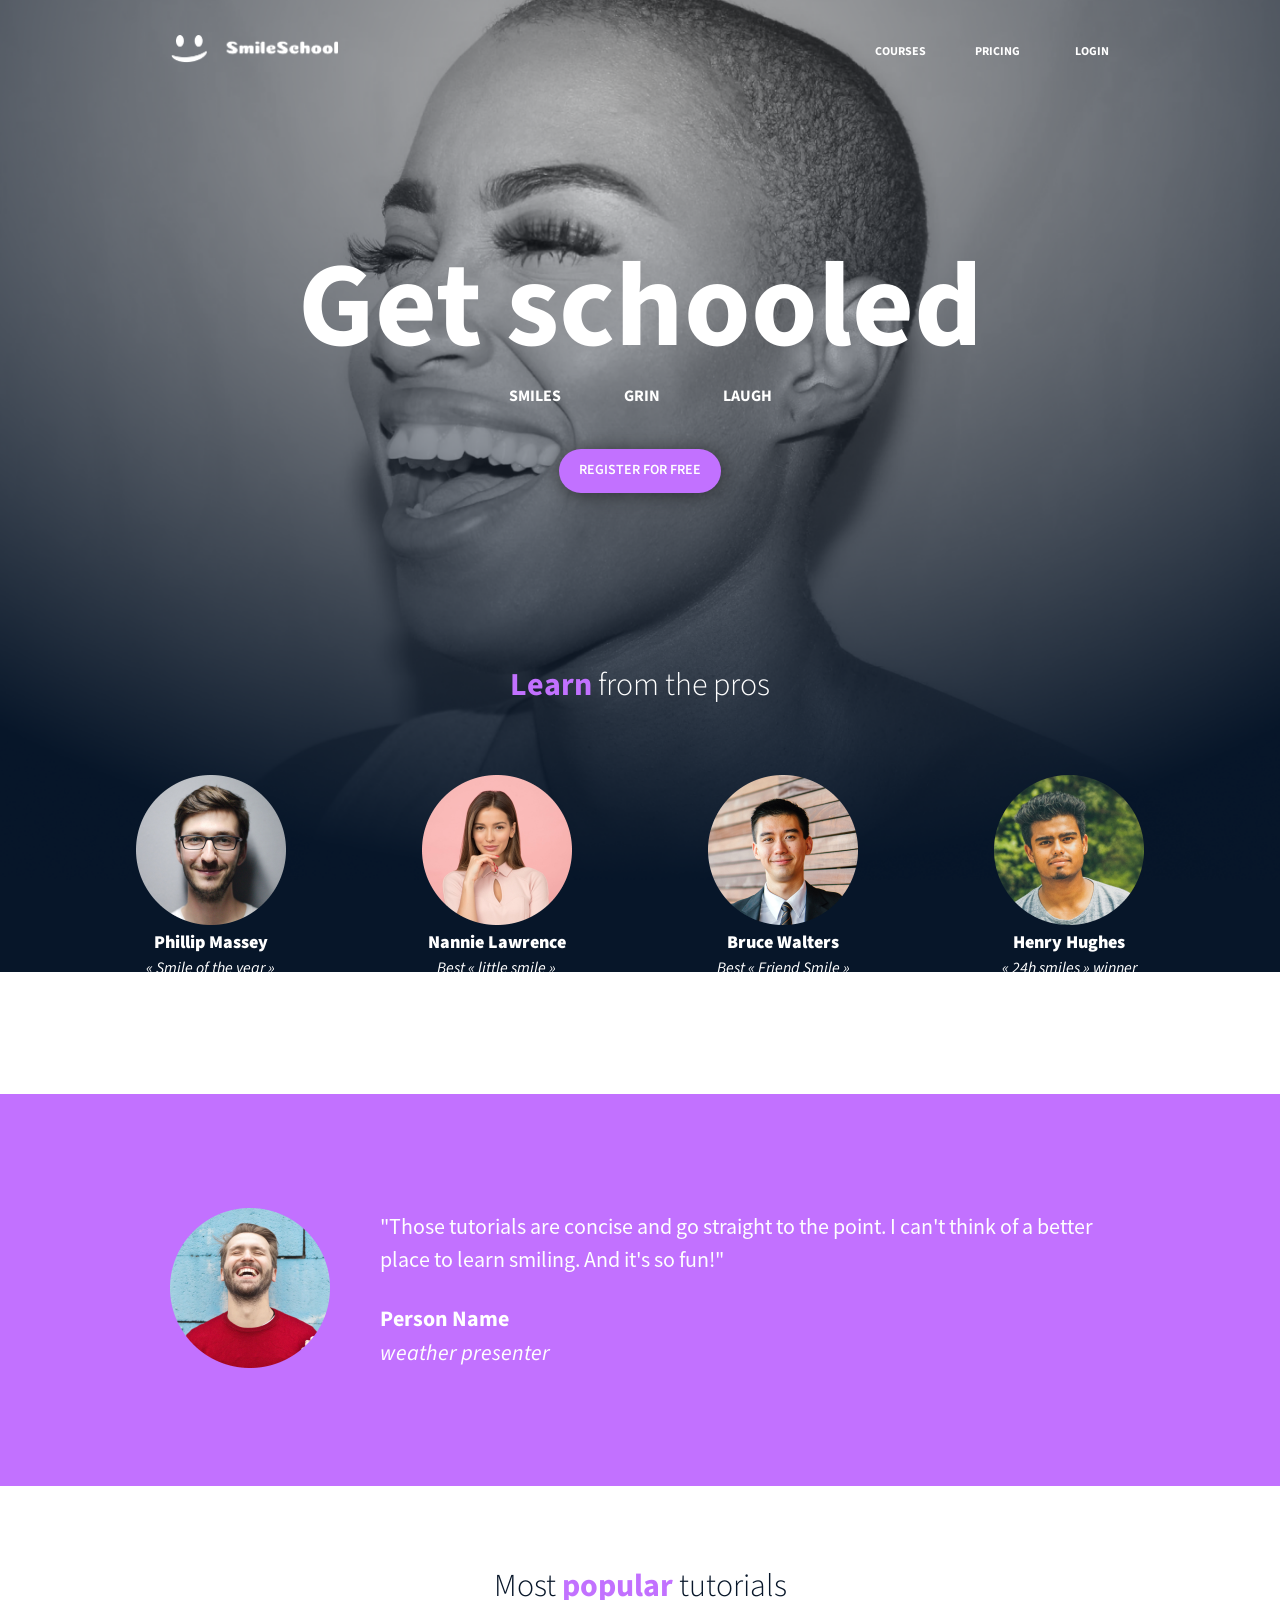
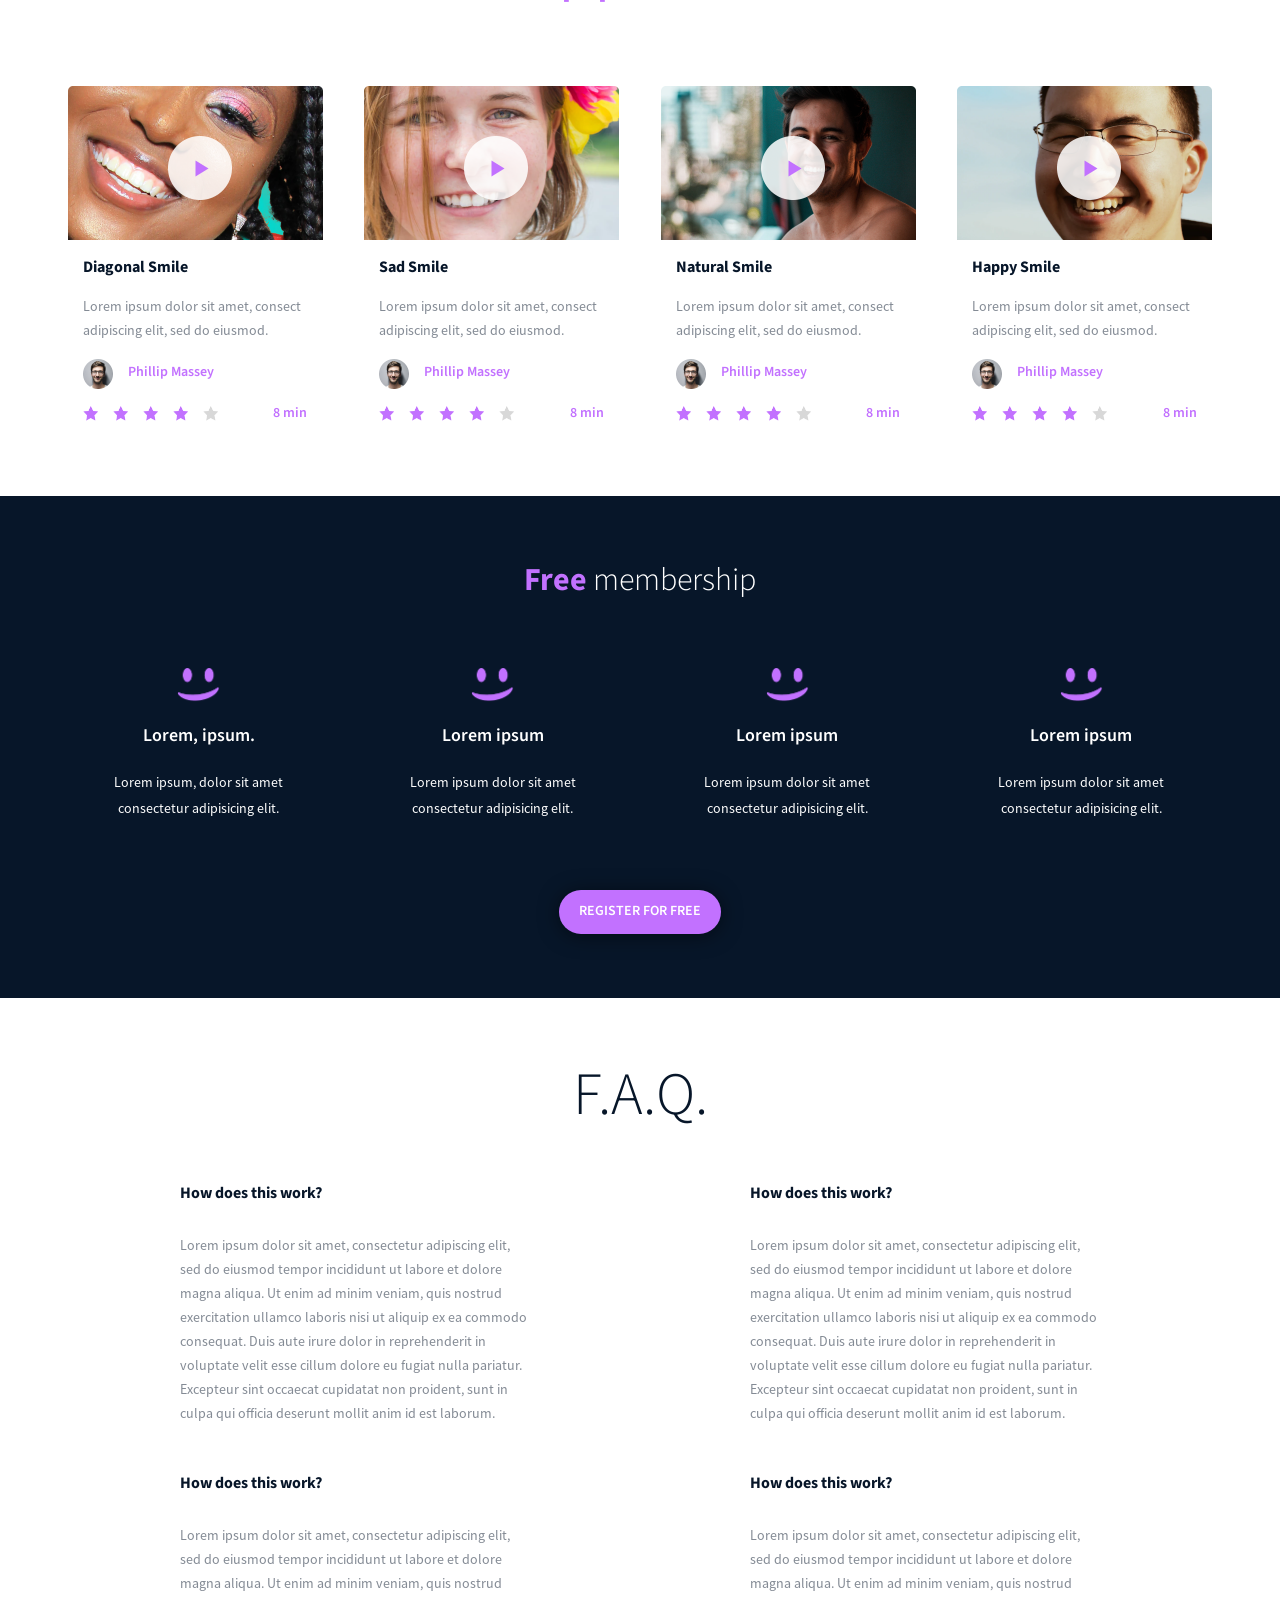
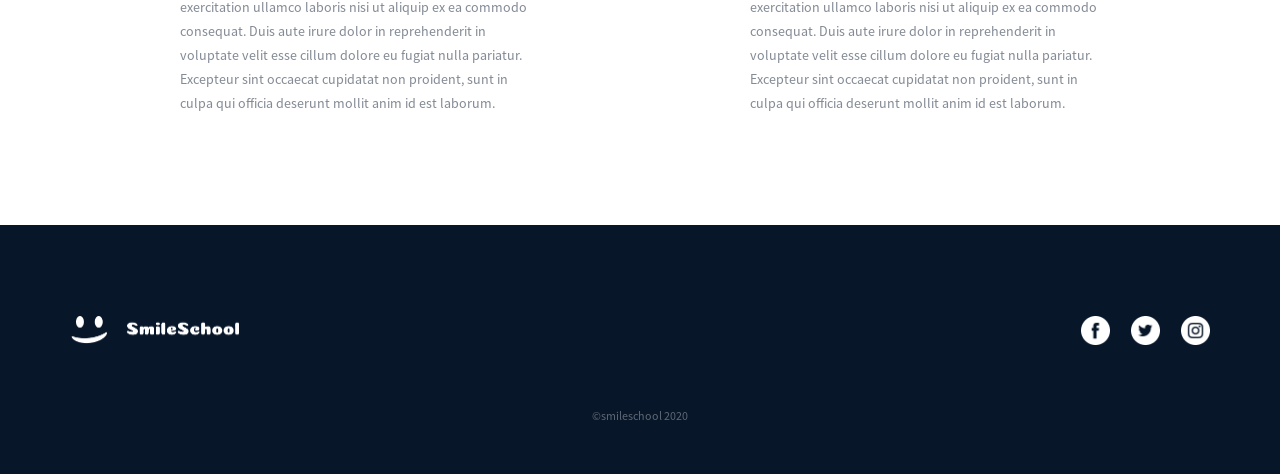
<file: css_advanced/index.html>
<!DOCTYPE html>
<html lang="en">
<head>
	<meta charset="UTF-8">
	<meta name="viewport" content="width=device-width, initial-scale=1.0">
	<title>Document</title>
	<link rel="stylesheet" type="text/css" href="./styles.css">
	<link href="https://fonts.googleapis.com/css2?family=Source+Sans+Pro:wght@400;700&display=swap" rel="stylesheet"></head>
<body>
	<header>
		<div class="smile">
		<a href="./images/assets/logo.png" alt="Site logo">
			<img src="./images/assets/logo.png">
		</a>
		</div>
		<div class="menu">
			<p>COURSES</p>
			<p>PRICING</p>
			<p>LOGIN</p>
		</div>
	</header>
	<main>
		<section class="register">
			<div class="schooled">
				<h1>Get schooled</h1>
				<p>SMILES GRIN LAUGH</p>
				<button>REGISTER FOR FREE</button>
			</div>
			<div class="pros">
				<h2><span>Learn </span>from the pros</h2>
				<div class="avatars">
					<div>
						<img src="./images/assets/avatars/avatar1.png">
						<h3>Phillip Massey</h3>
						<p>« Smile of the year » 2018 - 2019</p>
					</div>
					<div>
						<img src="./images/assets/avatars/avatar2.png">
						<h3>Nannie Lawrence</h3>
						<p>Best « little smile » 2017</p>
					</div>
					<div>
						<img src="./images/assets/avatars/avatar3.png">
						<h3>Bruce Walters</h3>
						<p>Best « Friend Smile » live performance 2019</p>
					</div>
					<div>
						<img src="./images/assets/avatars/avatar4.png">
						<h3>Henry Hughes</h3>
						<p>« 24h smiles » winner 2016 - 2019</p>
					</div>
				</div>
			</div>
		</section>
		<section class="testimonial">
			<div>
			<img src="./images/assets/avatars/avatar5.png">
			</div>
			<div>
			<blockquote>
				"Those tutorials are concise and go straight to the point. I can't think of a better place to learn smiling. And it's so fun!"
			</blockquote>
			<p>Person Name</p>
			<em>weather presenter</em>
		</div>
		</section>
		<section class="tutorials">
			<h1>Most <span>popular</span> tutorials</h1>
			<div class="videos">
				<div class="tutorial">
					<img class="preview" src="./images/assets/videos/preview1.png" alt="video preview">
					<img class="play" src="./images/assets/videos/play.png" alt="play button">
					<h2>Diagonal Smile</h2>
					<p>Lorem ipsum dolor sit amet, consect adipiscing elit, sed do eiusmod.</p>
					<div class="author">
						<img src="./images/assets/videos/author.png">
						<h3>Phillip Massey</h3>
					</div>
					<div class="rating">
						<img src="./images/assets/videos/star1-4.png">
						<img src="./images/assets/videos/star1-4.png">
						<img src="./images/assets/videos/star1-4.png">
						<img src="./images/assets/videos/star1-4.png">
						<img src="./images/assets/videos/star5.png">
						<p>8 min</p>
					</div>
				</div>
				<div class="tutorial">
					<img class="preview" src="./images/assets/videos/preview2.png" alt="video preview">
					<img class="play" src="./images/assets/videos/play.png" alt="play button">
					<h2>Sad Smile</h2>
					<p>Lorem ipsum dolor sit amet, consect adipiscing elit, sed do eiusmod.</p>
					<div class="author">
						<img src="./images/assets/videos/author.png">
						<h3>Phillip Massey</h3>
					</div>
					<div class="rating">
						<img src="./images/assets/videos/star1-4.png">
						<img src="./images/assets/videos/star1-4.png">
						<img src="./images/assets/videos/star1-4.png">
						<img src="./images/assets/videos/star1-4.png">
						<img src="./images/assets/videos/star5.png">
						<p>8 min</p>
					</div>
				</div>
				<div class="tutorial">
					<img class="preview" src="./images/assets/videos/preview3.png" alt="video preview">
					<img class="play" src="./images/assets/videos/play.png" alt="play button">
					<h2>Natural Smile</h2>
					<p>Lorem ipsum dolor sit amet, consect adipiscing elit, sed do eiusmod.</p>
					<div class="author">
						<img src="./images/assets/videos/author.png">
						<h3>Phillip Massey</h3>
					</div>
					<div class="rating">
						<img src="./images/assets/videos/star1-4.png">
						<img src="./images/assets/videos/star1-4.png">
						<img src="./images/assets/videos/star1-4.png">
						<img src="./images/assets/videos/star1-4.png">
						<img src="./images/assets/videos/star5.png">
						<p>8 min</p>
					</div>
				</div>
				<div class="tutorial">
					<img class="preview" src="./images/assets/videos/preview4.png" alt="video preview">
					<img class="play" src="./images/assets/videos/play.png" alt="play button">
					<h2>Happy Smile</h2>
					<p>Lorem ipsum dolor sit amet, consect adipiscing elit, sed do eiusmod.</p>
					<div class="author">
						<img src="./images/assets/videos/author.png">
						<h3>Phillip Massey</h3>
					</div>
					<div class="rating">
						<img src="./images/assets/videos/star1-4.png">
						<img src="./images/assets/videos/star1-4.png">
						<img src="./images/assets/videos/star1-4.png">
						<img src="./images/assets/videos/star1-4.png">
						<img src="./images/assets/videos/star5.png">
						<p>8 min</p>
					</div>
				</div>
			</div>	
		</section>
		<section class="membership">
			<h1><span>Free</span> membership</h1>
			<div class="smiles">
				<div>
					<img src="./images/assets/membership/smile.png">
					<h2>Lorem, ipsum.</h2>
					<p>Lorem ipsum, dolor sit amet consectetur adipisicing elit.</p>
				</div>
				<div>
					<img src="./images/assets/membership/smile.png">
					<h2>Lorem ipsum</h2>
					<p>Lorem ipsum dolor sit amet consectetur adipisicing elit.</p>
				</div>
				<div>
					<img src="./images/assets/membership/smile.png">
					<h2>Lorem ipsum</h2>
					<p>Lorem ipsum dolor sit amet consectetur adipisicing elit.</p>
				</div>
				<div>
					<img src="./images/assets/membership/smile.png">
					<h2>Lorem ipsum</h2>
					<p>Lorem ipsum dolor sit amet consectetur adipisicing elit.</p>
				</div>
			</div>
			<button>REGISTER FOR FREE</button>
		</section>
		<section class="faq">
			<h1>F.A.Q.</h1>
			<div class="questions">
				<div class="row">
					<div class="column">
						<h2>How does this work?</h2>
						<p>Lorem ipsum dolor sit amet, consectetur adipiscing elit, sed do eiusmod tempor incididunt ut labore et dolore magna aliqua. Ut enim ad minim veniam, quis nostrud exercitation ullamco laboris nisi ut aliquip ex ea commodo consequat. Duis aute irure dolor in reprehenderit in voluptate velit esse cillum dolore eu fugiat nulla pariatur. Excepteur sint occaecat cupidatat non proident, sunt in culpa qui officia deserunt mollit anim id est laborum.</p>
					</div>
					<div class="column">
						<h2>How does this work?</h2>
						<p>Lorem ipsum dolor sit amet, consectetur adipiscing elit, sed do eiusmod tempor incididunt ut labore et dolore magna aliqua. Ut enim ad minim veniam, quis nostrud exercitation ullamco laboris nisi ut aliquip ex ea commodo consequat. Duis aute irure dolor in reprehenderit in voluptate velit esse cillum dolore eu fugiat nulla pariatur. Excepteur sint occaecat cupidatat non proident, sunt in culpa qui officia deserunt mollit anim id est laborum.</p>
					</div>
				</div>
				<div class="row">
					<div class="column">
						<h2>How does this work?</h2>
						<p>Lorem ipsum dolor sit amet, consectetur adipiscing elit, sed do eiusmod tempor incididunt ut labore et dolore magna aliqua. Ut enim ad minim veniam, quis nostrud exercitation ullamco laboris nisi ut aliquip ex ea commodo consequat. Duis aute irure dolor in reprehenderit in voluptate velit esse cillum dolore eu fugiat nulla pariatur. Excepteur sint occaecat cupidatat non proident, sunt in culpa qui officia deserunt mollit anim id est laborum.</p>
					</div>
					<div class="column">
						<h2>How does this work?</h2>
						<p>Lorem ipsum dolor sit amet, consectetur adipiscing elit, sed do eiusmod tempor incididunt ut labore et dolore magna aliqua. Ut enim ad minim veniam, quis nostrud exercitation ullamco laboris nisi ut aliquip ex ea commodo consequat. Duis aute irure dolor in reprehenderit in voluptate velit esse cillum dolore eu fugiat nulla pariatur. Excepteur sint occaecat cupidatat non proident, sunt in culpa qui officia deserunt mollit anim id est laborum.</p>
					</div>
				</div>
			</div>
		</section>
		</main>
		<footer>
			<div class="footer">
				<div class="logos">
					<img src="./images/assets/logo.png">
					<div class="social">
						<a href="https://www.facebook.com/">
						<img src="./images/assets/footer/facebook.png">
						</a>
						<a href="https://x.com/">
						<img src="./images/assets/footer/twitter.png">
						</a>
						<a href="https://www.instagram.com/">
						<img src="./images/assets/footer/instagram.png">
						</a>
					</div>
				</div>
				<p>©smileschool 2020</p>
			</div>
		</footer>
	</body>
</html>
</file>
<file: css_advanced/styles.css>
/* CSS Reset */
* {
    margin: 0;
    padding: 0;
    box-sizing: border-box;
}

@font-face {
	font-family: 'Source Sans Pro';
	src: url(./fonts/source-sans-pro/SourceSansPro-Regular.otf);
}

html, body {
	margin: 0;
	padding: 0;
	width: 100%;
	height: 100%;
	box-sizing: border-box;
}

body {
	background-image: url("./images/assets/background.png");
	background-size: cover;
	background-repeat: no-repeat;
}

header {
	/* background-color: blueviolet; */
	display: flex;
	justify-content: space-between;
	align-items: center;
	margin: 35px 171px 0 171px;
	height: 32px;
	padding: 0px;

}

p, h1, h2, h3 {
	font-family: 'Source Sans Pro';
	color: #FFFFFF;
}

.menu {
	/* background-color: red; */
	display: flex;
	justify-content: space-between;
	align-items: center;
	width: 234px;
	height: 15px;
	top: 37px;
	left: 1041px;
}

.menu p {
	/* background-color: blue; */
	width: 34px;
	height: 15px;
	left: 200px;
	font-size: 12px;
	font-weight: 700;
	line-height: 15px;
	text-align: left;
}

.smile img {
	/* background-color: green; */
	width: 167px;
	height: 29px;
	top: 35px;
	left: 171px;
}

.register {
	height: 957px;
	/* outline: 2px solid lime; */
	/* background-color: aqua; */
	display: flex;
	flex-wrap: wrap;
	flex-direction: column;
	justify-content: space-around;
	align-items: center;
	margin-bottom: 70px;
}
.schooled {
	/* outline: 2px solid lime; */
	display: flex;
	justify-content: space-between;
	align-items: center;
	flex-wrap: wrap;
	flex-direction: column;
	box-sizing: border-box;
	height: 300px;
	margin: 115px 0 0 0;

}
.schooled h1 {
	/* outline: 2px solid lime; */
	/* background-color: green; */
	width: 700px;
	height: 151px;
	font-family: 'Source Sans Pro';
	font-size: 120px;
	font-weight: 700;
	line-height: 150px;
	text-align: center;
	color: #FFFFFF;
	margin: 40px 0 0 0;
}

.schooled p {
	/* outline: 2px solid blue; */
	/* background-color: chartreuse; */
	display: flex;
	flex-wrap: wrap;
	justify-content: space-around;
	word-spacing: 60px;
	width: 300px;
	margin: 0 0 40px 0;
	font-size: 16px;
	font-weight: 700;
	line-height: 20px;
	text-align: center;
}

button {
	display: flex;
	justify-content: center;
	align-items: center;
	background-color: #C271FF;
	width: 162px;
	height: 44px;
	border: none;
	box-shadow: 0px 2px 20px 0px #00000080;
	font-family: 'Source Sans Pro';
	font-size: 14px;
	font-weight: 600;
	line-height: 17.6px;
	text-align: center;
	color: #FFFFFF;
	border-radius: 50px;
}

.pros {
	/* outline: 2px solid rgb(255, 0, 0); */
	width: 1009px;
	height: 350px;
	/* background-color: crimson; */
	display: flex;
	justify-content: center;
	align-items: center;
	flex-direction: column;
	flex-wrap: wrap;
	margin-bottom: 0px;
	margin-top: 150px;
}
.pros h2 {
	/* background-color: aquamarine; */
	/* outline: 2px solid blue; */
	color: #FFFFFF;
	width: 300px;
	height: 40px;
	font-family: 'Source Sans Pro';
	font-size: 32px;
	font-weight: 300;
	line-height: 40px;
	text-align: center;
}

.pros span {
	color: #C271FF;
	font-weight: 700;
}

.avatars {
	margin-top: 70px;
	width: 1009px;
	height: 237px;
	/* outline: 2px solid greenyellow; */
	/* background-color: aqua; */
	display: flex;
	flex-wrap: wrap;
	flex-direction: row;
	justify-content: space-between;
}
.avatars img {
	width: 150px;
	height: 150px;
}

.avatars h3 {
	font-family: 'Source Sans Pro';
	font-size: 18px;
	font-weight: 900;
	line-height: 27px;
	text-align: center;
	width: 150px;
	height: 27px;
	display: flex;
	justify-content: center;
	color: #FFFFFF;
	/* outline: 2px solid blue; */
}

.avatars p {
	width: 150px;
	height: 48px;
	top: 189px;
	display: flex;
	flex-wrap: wrap;
	flex-direction: column;
	font-size: 16px;
	font-style: italic;
	font-weight: 400;
	line-height: 24px;
	text-align: center;
}


.testimonial {
	/* width: 1440px; */
	height: 392px;
	top: 1093px;
	gap: 50px;
	background-color: #C271FF;
	display: flex;
	flex-wrap: wrap;
	/* flex-direction: column; */
	justify-content: center;
	align-items: center;
	/* outline: 2px solid blue; */
}

.testimonial img {
	width: 160px;
	height: 160px;
}

.testimonial blockquote {
	/* outline: 2px solid blue; */
	width: 730px;
	height: 68px;
	font-family: 'Source Sans Pro';
	font-size: 22px;
	font-weight: 400;
	line-height: 33px;
	text-align: left;
	color: #FFFFFF;
}

.testimonial p {
	width: 129px;
	height: 34px;
	font-size: 22px;
	font-weight: 700;
	line-height: 33px;
	text-align: left;
	margin-top: 25px;
}

.testimonial em {
	width: 165px;
	height: 34px;
	top: 124px;
	font-family: 'Source Sans Pro';
	font-size: 22px;
	font-style: italic;
	font-weight: 400;
	line-height: 33px;
	text-align: left;
	color: #FFFFFF;
}

.tutorials {
	/* outline: 2px solid red; */
	height: 450px;
	display: flex;
	flex-direction: column;
	align-items: center;
	margin: 80px 0;
}

.videos {
	/* outline: 2px solid blue; */
	width: 1228px;
	height: 450px;
	display: flex;
	flex-direction: row;
	justify-content: space-evenly;
	align-items: center;
}

.tutorial {
	display: flex;
	flex-direction: column;
	justify-content: space-between;
	/* outline: 2px solid green; */
	width: 255px;
	height: 335px;
}
.tutorials h1 {
	/* outline: 2px solid green; */
	width: 350px;
	height: 40px;
	font-size: 32px;
	font-weight: 300;
	line-height: 40px;
	text-align: center;
	color: #071629;
	margin-bottom: 80px;
}

.tutorials h1 span {
	font-size: 32px;
	font-weight: 700;
	line-height: 40px;
	text-align: center;
	color: #C271FF;
}
.tutorial h2 {
	display: flex;
	/* outline: 2px solid rgb(0, 162, 255); */
	width: 106px;
	height: 20px;
	font-size: 16px;
	font-weight: 700;
	line-height: 20px;
	text-align: left;
	color: #071629;
	margin-left: 15px;

}

.tutorial p {
	display: flex;
	justify-content: space-around;
	/* outline: 2px solid orange; */
	width: 240px;
	height: 48px;
	font-size: 14px;
	font-weight: 400;
	line-height: 24px;
	color: #07162980;
	margin-left: 15px;
}

.preview {
	/* outline: 2px solid lime; */
	width: 255px;
	height: 154px;
	margin-bottom: 0;
	display: flex;
	justify-content: center;
	align-items: center;
	position: relative;
}

.play {
	/* outline: 2px solid yellow; */
	width: 64px;
	height: 64px;
	position: absolute;
    margin-top: 50px;
    margin-left: 100px;
	z-index: 1;
    /* transform: translate(90px, -110px); */
}

.tutorial .rating {
	/* outline: 2px solid yellowgreen; */
	display: flex;
	justify-content: space-around;
	flex-direction: row;
	height: 15px;
	margin-left: 15px;
}

.tutorial .rating img {
	/* outline: 2px solid yellowgreen; */
	margin-right: 15px;
	width: 15px;
	height: 15px;
}

.tutorial .rating p {
	/* outline: 2px solid yellowgreen; */
	width: 35px;
	height: 15px;
	font-size: 14px;
	font-weight: 600;
	line-height:15px;
	text-align: right;
	color: #C271FF;
	margin-left: auto;
	margin-right: 15px;
}

.tutorial .author {
	display: flex;
	justify-content: space-around;
	margin-left: 15px;
}

.tutorial .author img {
	width: 30px;
	height: 30px;
}

.tutorial .author h3 {
	width: 200px;
	height: 27px;
	font-size: 14px;
	font-weight: 600;
	line-height: 27px;
	text-align: left;
	color: #C271FF;
	margin-left: 15px;
}

.membership {
	height: 502px;
	display: flex;
	flex-wrap:wrap;
	flex-direction: column;
	justify-content: space-around;
	align-items: center;
	background-color: #071629;
}

.membership h1 {
	width: 250px;
	height: 40px;
	font-size: 32px;
	font-weight: 300;
	line-height: 40px;
	text-align: center;
	margin: 30px 0 0 0;
}

.membership h1 span {
	font-size: 32px;
	font-weight: 700;
	line-height: 40px;
	text-align: center;
	color: #C271FF;
}

.membership .smiles {
	/* outline: 3px solid red; */
	display: flex;
	flex-direction: row;
	justify-content: space-between;
	align-items: center;
	width: 1140px;
}

.membership .smiles div {
	/* outline: 3px solid greenyellow; */
	display: flex;
	flex-direction: column;
	justify-content: space-between;
	align-items: center;
	width: 257px;
	height: 153px;
}

.membership img {
	width: 43px;
	height: 35px;
}

.membership h2 {
	width: 256px;
	height: 26px;
	font-size: 18px;
	font-weight: 600;
	line-height: 26px;
	text-align: center;
}

.membership p {
	width: 212px;
	height: 52px;
	opacity: 0px;
	font-size: 14px;
	font-weight: 400;
	line-height: 26px;
	text-align: center;
}

.membership button {
	margin: 0 0 30px 0;
}

.faq {
	margin: 60px 0;
	display: flex;
	flex-direction: column;
	justify-content: space-around;
	align-items: center;
	/* outline: 3px solid slateblue; */
	height: 707px;
}

.faq h1 {
	width: 136px;
	height: 75px;
	font-size: 60px;
	font-weight: 300;
	line-height: 75px;
	text-align: center;
	color: #071629;
}

.faq .questions {
	display: flex;
	flex-direction: column;
	justify-content: space-between;
	/* outline: 3px solid orchid; */
	width: 920px;
	height: 707px;
	margin: 50px 0;
}

.faq .questions .row  {
	/* outline: 3px solid green; */
	display: flex;
	flex-direction: row;
	justify-content: space-between;
}

.faq .questions .column  {
	width: 350px;
	height: 242px;
	/* outline: 3px solid red; */
	display: flex;
	flex-direction: column;
	justify-content: space-between;
}

.faq .questions .column h2 {
	width: 145px;
	height: 20px;
	font-size: 16px;
	font-weight: 700;
	line-height: 20px;
	text-align: left;
	color: #071629;
}

.faq .questions .column p {
	width: 350px;
	height: 192px;
	opacity: 0px;
	font-size: 14px;
	font-weight: 400;
	line-height: 24px;
	text-align: left;
	color: #07162980;
}

.footer {
	height: 249px;
	display: flex;
	flex-direction: column;
	flex-wrap: wrap;
	align-items: center;
	justify-content: space-around;
	background-color: #071629;
}

.footer .logos {
	width: 1140px;
	/* outline: 3px solid green; */
	display: flex;
	flex-direction: row;
	justify-content: space-between;
	margin: 60px 0 0 0;
}

.footer .logos .social {
	display: flex;
	flex-wrap: wrap;
	flex-direction: row;
	justify-content: space-between;
	width: 130px;
	height: 30px;
	/* outline: 3px solid blue; */
}

.footer .logos img {
	width: 169px;
	height: 30px;
	padding: 0.02px 0px 0.52px 0.59px;
}

.footer .logos .social img {
	width: 30px;
	height: 30px;
}

.footer p {
	width: 96px;
	height: 15px;
	opacity: 35%;
	font-size: 12px;
	font-weight: 400;
	line-height: 15px;
	text-align: left;
	margin: 0 0 20px 0;
}
</file>
